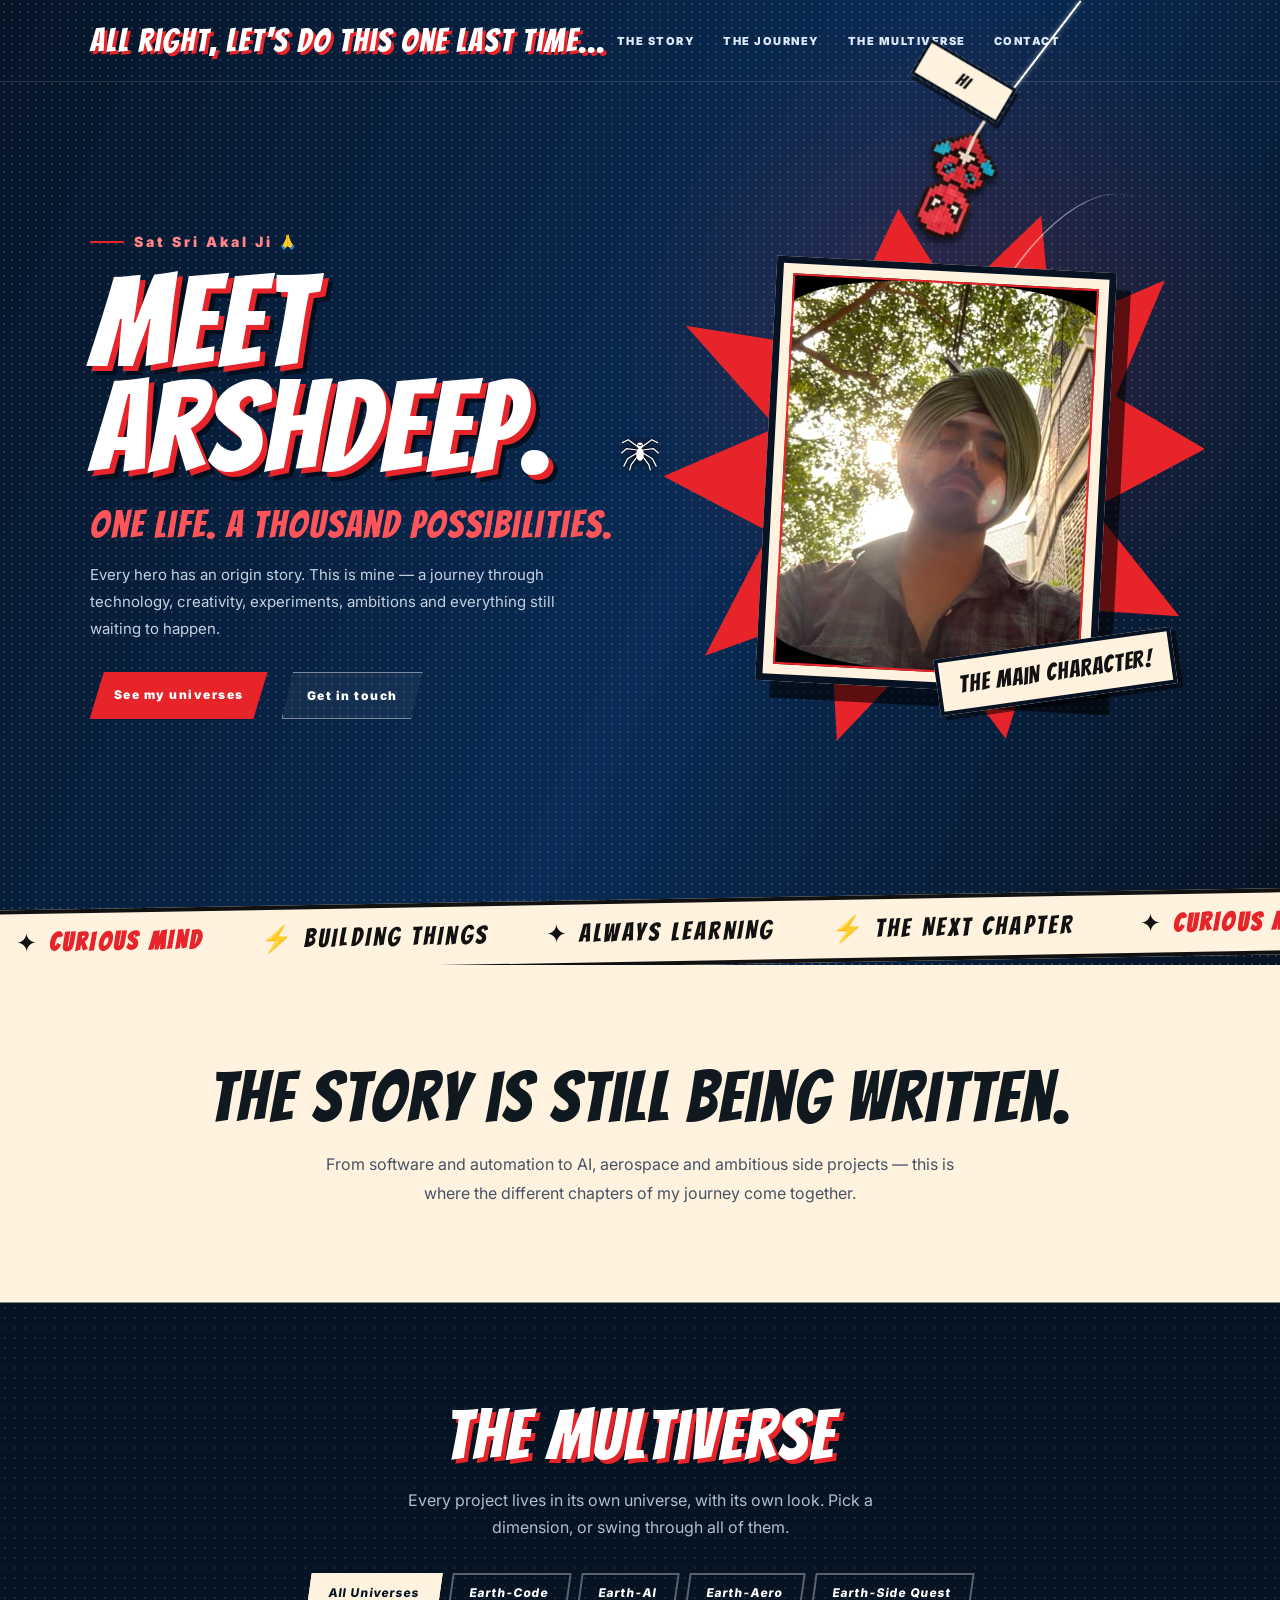
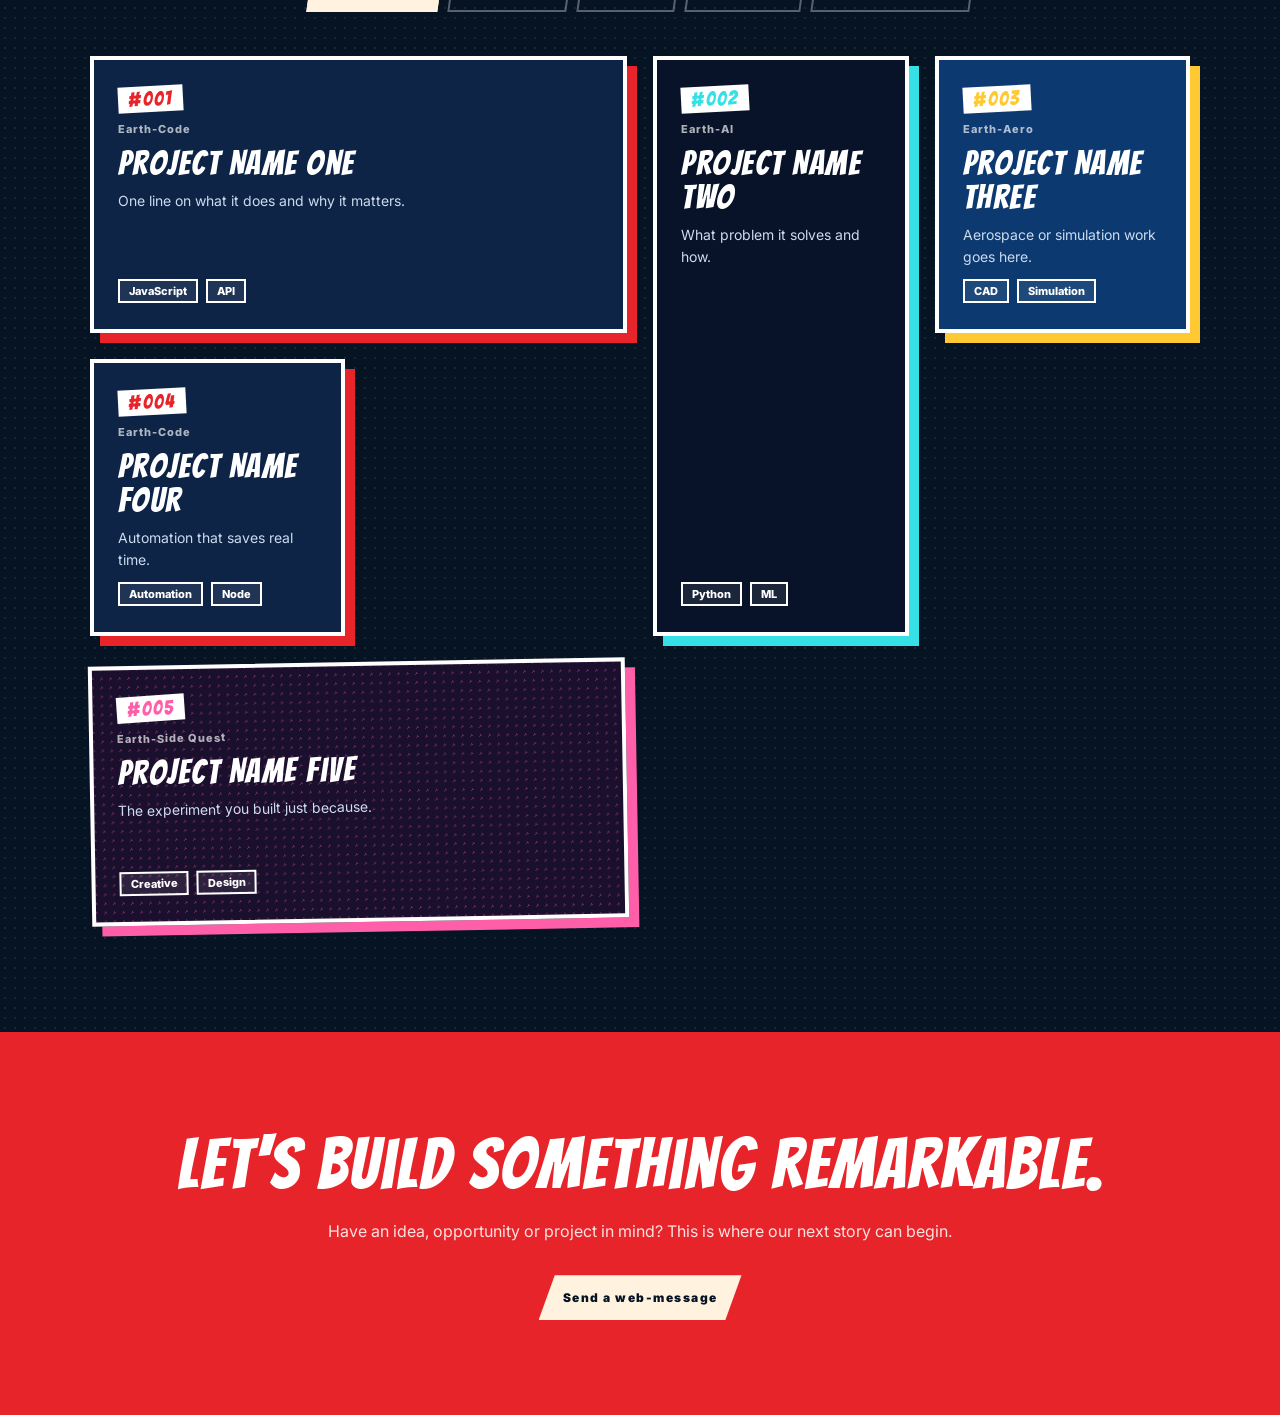
<file: index.html>
<!DOCTYPE html>
<html lang="en">
<head>
<meta charset="UTF-8">
<meta name="viewport" content="width=device-width, initial-scale=1.0">
<title>Arshdeep | The Amazing Portfolio</title>
<link rel="preconnect" href="https://fonts.googleapis.com">
<link rel="preconnect" href="https://fonts.gstatic.com" crossorigin>
<link href="https://fonts.googleapis.com/css2?family=Bangers&family=Inter:wght@400;600;800;900&display=swap" rel="stylesheet">
<link rel="stylesheet" href="styles.css">
<script>
document.addEventListener("DOMContentLoaded", function () {
    const hangingSpider = document.getElementById("hang");

    if (!hangingSpider) return;

    let swingTimer;

    hangingSpider.addEventListener("click", function () {
        this.classList.remove("clicked");

        void this.offsetWidth;

        this.classList.add("clicked");

        clearTimeout(swingTimer);

        swingTimer = setTimeout(() => {
            this.classList.remove("clicked");
        }, 1600);
    });
});
</script>

</head>
<body class="loading">

<!-- Page-load wipe -->
<div class="wipe" aria-hidden="true"><i></i><i></i><i></i><i></i><i></i><span>LOADING…</span></div>
<div class="progress" aria-hidden="true"></div>
<div id="spider-cursor" aria-hidden="true"></div>

<!-- Graffiti filter shared by both street-art characters -->
<svg width="0" height="0" style="position:absolute" aria-hidden="true">
 <filter id="spray"><feTurbulence type="fractalNoise" baseFrequency=".9" numOctaves="2" result="n"/><feDisplacementMap in="SourceGraphic" in2="n" scale="2.4"/></filter>
</svg>

<!-- Rescue scene: LEGO Spider-Man hangs upside-down from his web and catches Gwen's hand. One pendulum, one line. -->
<!-- Sticky pixel Spider-Man -->
<div class="hang" id="hang" aria-hidden="true">
    <div class="thread"></div>
    <img
        class="hang-image"
        src="image-removebg-preview.png"
        alt=""
    >
    <div class="got">Hi</div>
</div>

<div class="site">
 <div class="halftone"></div>
 <header>
  <a class="brand" href="#story">All right, let's do this one last time...</a>
  <nav id="nav"><a href="#story">THE STORY</a><a href="#powers">THE JOURNEY</a><a href="#multiverse">THE MULTIVERSE</a><a href="#city">CONTACT</a></nav>
  <button class="menu" id="menu" aria-label="Toggle navigation">☰</button>
 </header>

 <main class="hero" id="story">
  <div class="copy">
   <div class="eyebrow">Sat Sri Akal Ji 🙏</div>
   <h1 class="glitch" data-t="Meet">Meet <span data-t="Arshdeep.">Arshdeep.</span></h1>
   <div class="sub">One life. A thousand possibilities.</div>
   <p class="intro">Every hero has an origin story. This is mine — a journey through technology, creativity, experiments, ambitions and everything still waiting to happen.</p>
   <div class="actions"><a class="btn primary" href="#multiverse">See my universes</a><a class="btn secondary" href="#city">Get in touch</a></div>
  </div>
  <div class="portrait-wrap">
   <div class="burst"></div><div class="web-line"></div>
   <div class="photo-frame" id="photo">
    <img class="base" src="Me.jpeg" alt="Portrait of Arshdeep">
    <div class="fx" aria-hidden="true"><img src="Me.jpeg" alt="">
     <svg class="web" viewBox="-50 -50 100 100"><g id="w"><path d="M0 0L50 0M0 0L43 25M0 0L25 43M0 0L0 50M0 0L-25 43M0 0L-43 25M0 0L-50 0M0 0L-43 -25M0 0L-25 -43M0 0L0 -50M0 0L25 -43M0 0L43 -25"/>
     <path d="M12 0Q10 6 10 6M12 0L10 7L6 10L0 12L-6 10L-10 7L-12 0L-10 -7L-6 -10L0 -12L6 -10L10 -7ZM26 0L22 13L13 22L0 26L-13 22L-22 13L-26 0L-22 -13L-13 -22L0 -26L13 -22L22 -13ZM40 0L35 20L20 35L0 40L-20 35L-35 20L-40 0L-35 -20L-20 -35L0 -40L20 -35L35 -20Z"/></g></svg>
    </div>
    <svg class="tingle" viewBox="0 0 90 90"><path d="M8 46L2 24M26 30L14 12M44 14L40 0M62 26L76 10M74 44L90 38"/></svg>
    <span class="sense-tag">SPIDEY-SENSE!</span>
   </div>
   <div class="sticker">THE MAIN CHARACTER!</div>
  </div>
  <div class="scroll">SCROLL TO DISCOVER</div>
 </main>

 <div class="ticker"><div>
  <span>✦ <b>CURIOUS MIND</b></span><span>⚡ BUILDING THINGS</span><span>✦ ALWAYS LEARNING</span><span>⚡ THE NEXT CHAPTER</span>
  <span>✦ <b>CURIOUS MIND</b></span><span>⚡ BUILDING THINGS</span><span>✦ ALWAYS LEARNING</span><span>⚡ THE NEXT CHAPTER</span>
 </div></div>
</div>

<section class="section reveal" id="powers">
 <h2>The story is still being written.</h2>
 <p>From software and automation to AI, aerospace and ambitious side projects — this is where the different chapters of my journey come together.</p>
</section>

<!-- THE MULTIVERSE: projects are data-driven from js/projects.js -->
<section class="multiverse" id="multiverse">
 <div class="mv-head reveal">
  <h2>The Multiverse</h2>
  <p>Every project lives in its own universe, with its own look. Pick a dimension, or swing through all of them.</p>
 </div>
 <div class="filters reveal" id="filters" role="tablist" aria-label="Project universes"></div>
 <div class="panels" id="panels"></div>
</section>

<section class="section red reveal" id="city">
 <h2>Let's build something remarkable.</h2>
 <p>Have an idea, opportunity or project in mind? This is where our next story can begin.</p>
 <div class="actions center"><a class="btn cream" href="mailto:you@example.com">Send a web-message</a></div>
</section>

<!-- Footer graffiti wall -->
<footer class="wall">
 <!-- <div class="tag t1">SWING BY AGAIN</div> -->
 <!-- <div class="tag t2">© Arshdeep</div> -->
</footer>

<script>setTimeout(function(){document.body.classList.remove('loading')},3000)</script><!-- safety net: the loader can never get stuck -->
<script src="projects.js"></script>
<script src="cursor.js"></script>
<script src="main.js"></script>
</body>
</html>
</file>
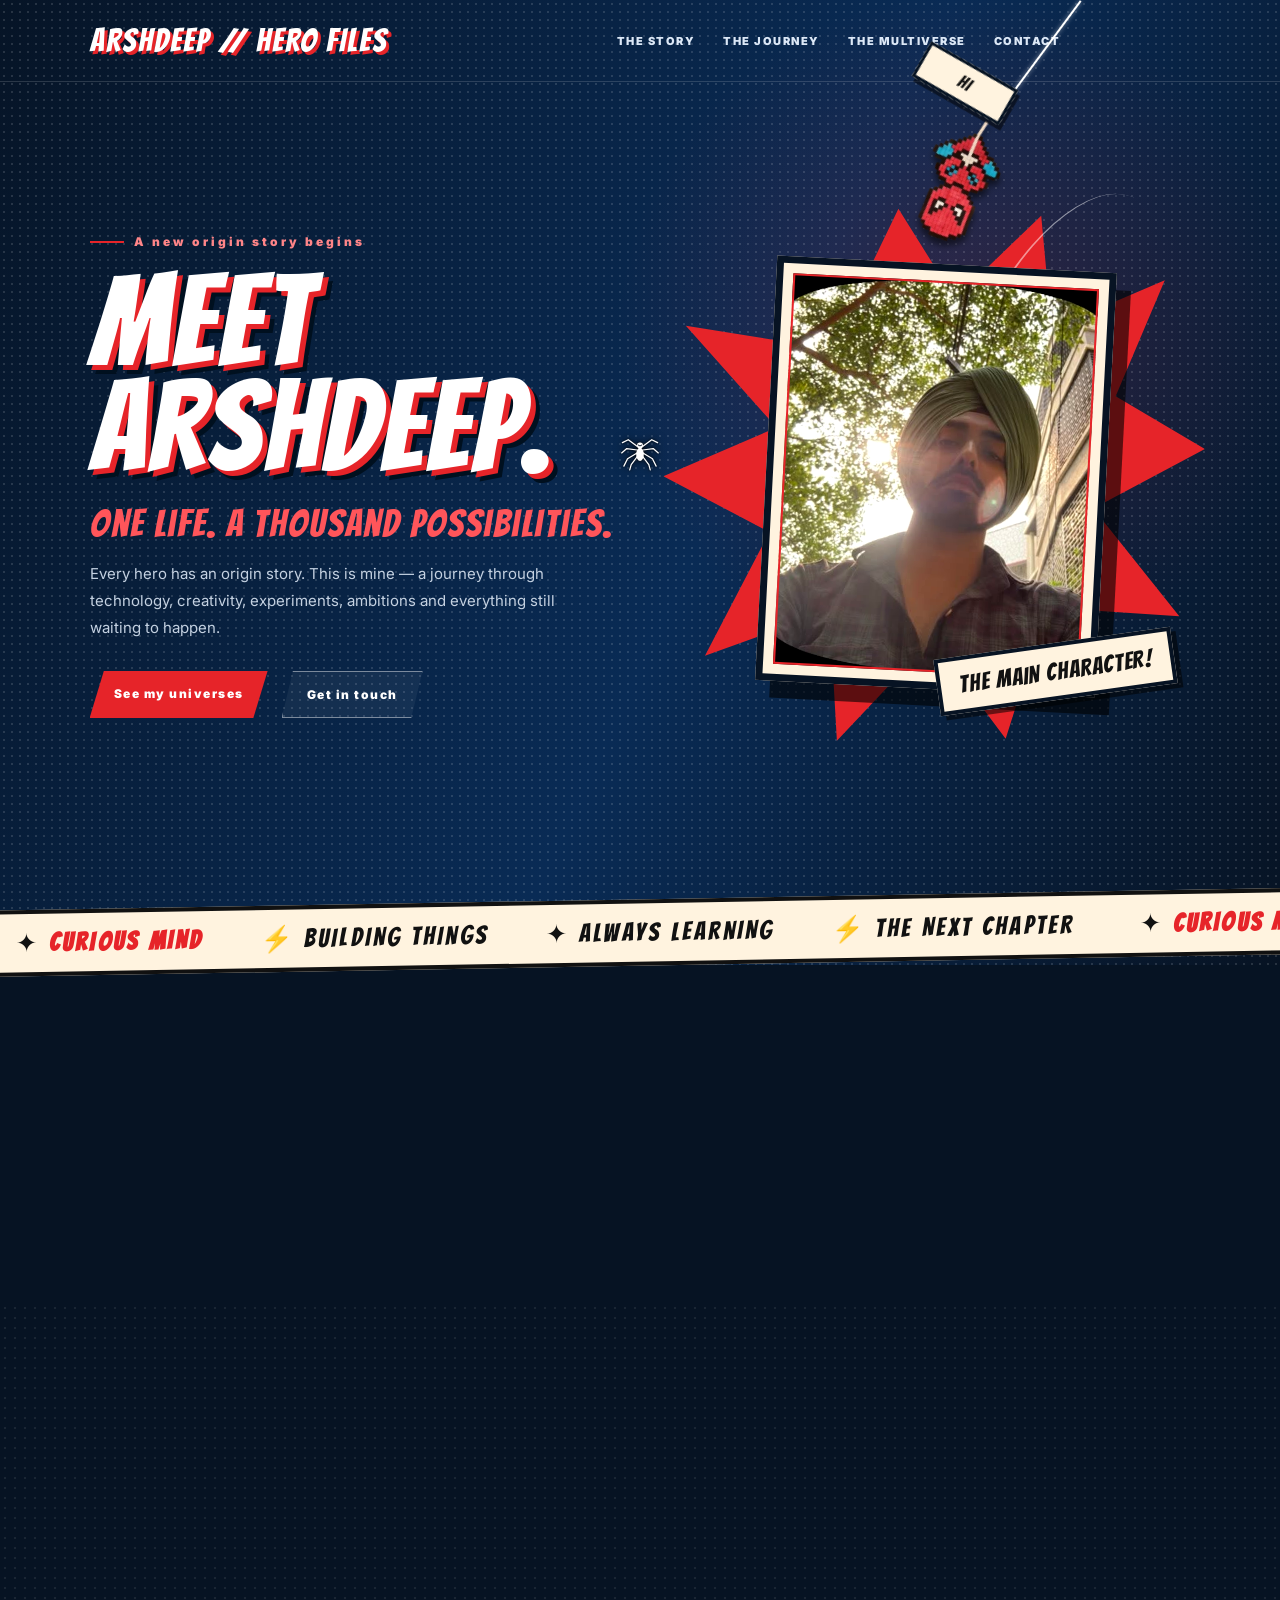
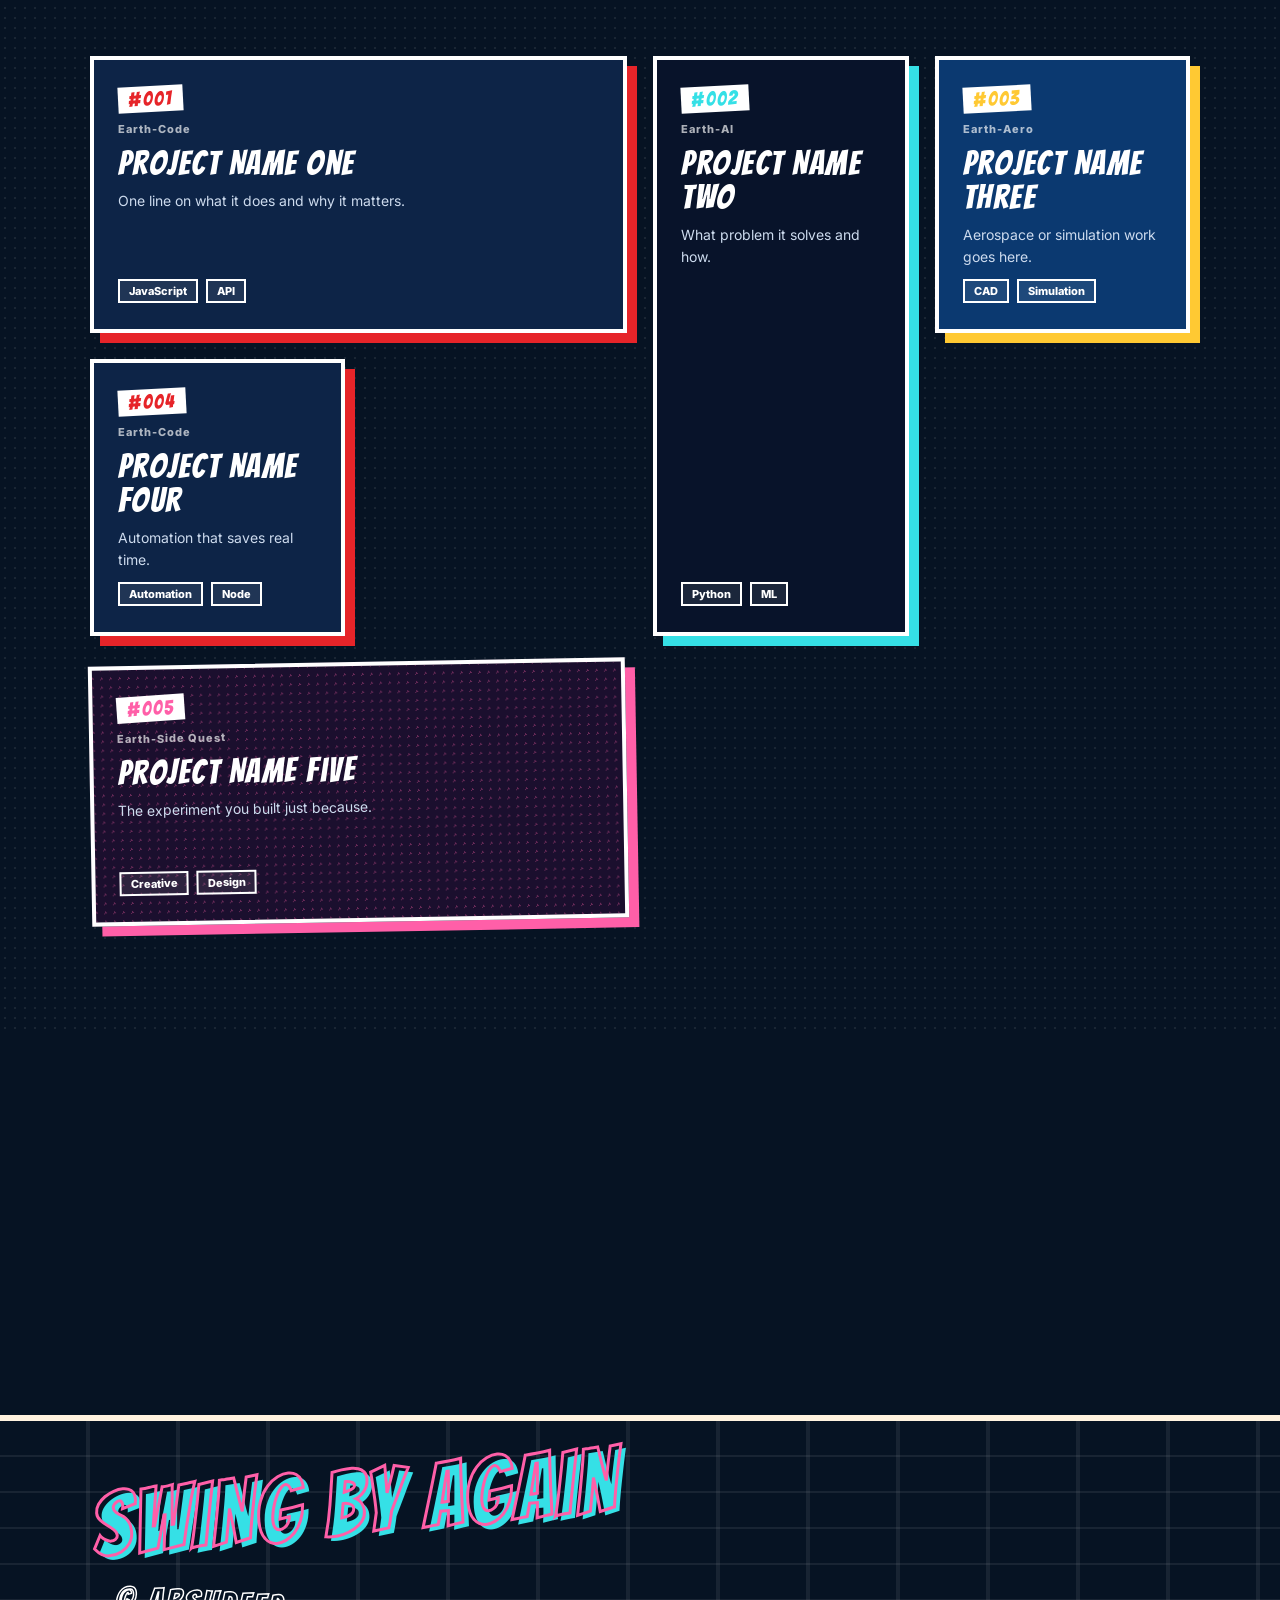
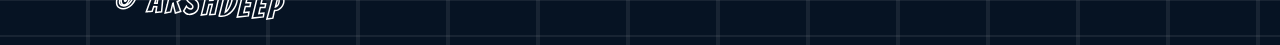
<file: ver 3/index.html>
<!DOCTYPE html>
<html lang="en">
<head>
<meta charset="UTF-8">
<meta name="viewport" content="width=device-width, initial-scale=1.0">
<title>Arshdeep | The Amazing Portfolio</title>
<link rel="preconnect" href="https://fonts.googleapis.com">
<link rel="preconnect" href="https://fonts.gstatic.com" crossorigin>
<link href="https://fonts.googleapis.com/css2?family=Bangers&family=Inter:wght@400;600;800;900&display=swap" rel="stylesheet">
<link rel="stylesheet" href="styles.css">
<script>
document.addEventListener("DOMContentLoaded", function () {
    const hangingSpider = document.getElementById("hang");

    if (!hangingSpider) return;

    let swingTimer;

    hangingSpider.addEventListener("click", function () {
        this.classList.remove("clicked");

        void this.offsetWidth;

        this.classList.add("clicked");

        clearTimeout(swingTimer);

        swingTimer = setTimeout(() => {
            this.classList.remove("clicked");
        }, 1600);
    });
});
</script>

</head>
<body class="loading">

<!-- Page-load wipe -->
<div class="wipe" aria-hidden="true"><i></i><i></i><i></i><i></i><i></i><span>LOADING…</span></div>
<div class="progress" aria-hidden="true"></div>
<div id="spider-cursor" aria-hidden="true"></div>

<!-- Graffiti filter shared by both street-art characters -->
<svg width="0" height="0" style="position:absolute" aria-hidden="true">
 <filter id="spray"><feTurbulence type="fractalNoise" baseFrequency=".9" numOctaves="2" result="n"/><feDisplacementMap in="SourceGraphic" in2="n" scale="2.4"/></filter>
</svg>

<!-- Rescue scene: LEGO Spider-Man hangs upside-down from his web and catches Gwen's hand. One pendulum, one line. -->
<!-- Sticky pixel Spider-Man -->
<div class="hang" id="hang" aria-hidden="true">
    <div class="thread"></div>
    <img
        class="hang-image"
        src="image-removebg-preview.png"
        alt=""
    >
    <div class="got">Hi</div>
</div>

<div class="site">
 <div class="halftone"></div>
 <header>
  <a class="brand" href="#story">ARSHDEEP // HERO FILES</a>
  <nav id="nav"><a href="#story">THE STORY</a><a href="#powers">THE JOURNEY</a><a href="#multiverse">THE MULTIVERSE</a><a href="#city">CONTACT</a></nav>
  <button class="menu" id="menu" aria-label="Toggle navigation">☰</button>
 </header>

 <main class="hero" id="story">
  <div class="copy">
   <div class="eyebrow">A new origin story begins</div>
   <h1 class="glitch" data-t="Meet">Meet <span data-t="Arshdeep.">Arshdeep.</span></h1>
   <div class="sub">One life. A thousand possibilities.</div>
   <p class="intro">Every hero has an origin story. This is mine — a journey through technology, creativity, experiments, ambitions and everything still waiting to happen.</p>
   <div class="actions"><a class="btn primary" href="#multiverse">See my universes</a><a class="btn secondary" href="#city">Get in touch</a></div>
  </div>
  <div class="portrait-wrap">
   <div class="burst"></div><div class="web-line"></div>
   <div class="photo-frame" id="photo">
    <img class="base" src="Me.jpeg" alt="Portrait of Arshdeep">
    <div class="fx" aria-hidden="true"><img src="Me.jpeg" alt="">
     <svg class="web" viewBox="-50 -50 100 100"><g id="w"><path d="M0 0L50 0M0 0L43 25M0 0L25 43M0 0L0 50M0 0L-25 43M0 0L-43 25M0 0L-50 0M0 0L-43 -25M0 0L-25 -43M0 0L0 -50M0 0L25 -43M0 0L43 -25"/>
     <path d="M12 0Q10 6 10 6M12 0L10 7L6 10L0 12L-6 10L-10 7L-12 0L-10 -7L-6 -10L0 -12L6 -10L10 -7ZM26 0L22 13L13 22L0 26L-13 22L-22 13L-26 0L-22 -13L-13 -22L0 -26L13 -22L22 -13ZM40 0L35 20L20 35L0 40L-20 35L-35 20L-40 0L-35 -20L-20 -35L0 -40L20 -35L35 -20Z"/></g></svg>
    </div>
    <svg class="tingle" viewBox="0 0 90 90"><path d="M8 46L2 24M26 30L14 12M44 14L40 0M62 26L76 10M74 44L90 38"/></svg>
    <span class="sense-tag">SPIDEY-SENSE!</span>
   </div>
   <div class="sticker">THE MAIN CHARACTER!</div>
  </div>
  <div class="scroll">SCROLL TO DISCOVER</div>
 </main>

 <div class="ticker"><div>
  <span>✦ <b>CURIOUS MIND</b></span><span>⚡ BUILDING THINGS</span><span>✦ ALWAYS LEARNING</span><span>⚡ THE NEXT CHAPTER</span>
  <span>✦ <b>CURIOUS MIND</b></span><span>⚡ BUILDING THINGS</span><span>✦ ALWAYS LEARNING</span><span>⚡ THE NEXT CHAPTER</span>
 </div></div>
</div>

<section class="section reveal" id="powers">
 <h2>The story is still being written.</h2>
 <p>From software and automation to AI, aerospace and ambitious side projects — this is where the different chapters of my journey come together.</p>
</section>

<!-- THE MULTIVERSE: projects are data-driven from js/projects.js -->
<section class="multiverse" id="multiverse">
 <div class="mv-head reveal">
  <h2>The Multiverse</h2>
  <p>Every project lives in its own universe, with its own look. Pick a dimension, or swing through all of them.</p>
 </div>
 <div class="filters reveal" id="filters" role="tablist" aria-label="Project universes"></div>
 <div class="panels" id="panels"></div>
</section>

<section class="section red reveal" id="city">
 <h2>Let's build something remarkable.</h2>
 <p>Have an idea, opportunity or project in mind? This is where our next story can begin.</p>
 <div class="actions center"><a class="btn cream" href="mailto:you@example.com">Send a web-message</a></div>
</section>

<!-- Footer graffiti wall -->
<footer class="wall">
 <div class="tag t1">SWING BY AGAIN</div>
 <div class="tag t2">© Arshdeep</div>
</footer>

<script>setTimeout(function(){document.body.classList.remove('loading')},3000)</script><!-- safety net: the loader can never get stuck -->
<script src="projects.js"></script>
<script src="cursor.js"></script>
<script src="main.js"></script>
</body>
</html>
</file>
<file: styles.css>
:root {
    --red: #e62429;
    --blue: #0b3970;
    --ink: #061323;
    --cream: #fff3df;
    --pink: #ff5fa8;
    --teal: #35e0e6;
}

* {
    box-sizing: border-box;
    margin: 0;
    padding: 0;
}

html {
    scroll-behavior: smooth;
}

body {
    background: var(--ink);
    color: #fff;
    font-family: Inter, Arial, sans-serif;
    overflow-x: hidden;
    cursor: none;
}

a, button {
    cursor: none;
    font-family: inherit;
}

:focus-visible {
    outline: 3px solid var(--teal);
    outline-offset: 3px;
}

/* ---------- LOADER WIPE ---------- */

.wipe {
    position: fixed;
    inset: 0;
    z-index: 200;
    display: flex;
    pointer-events: none;
}

.wipe i {
    flex: 1;
    background: var(--red);
    transform: skewX(-8deg) scaleY(1);
    transform-origin: top;
    transition: transform .7s cubic-bezier(.7,0,.2,1);
}

.wipe i:nth-child(even) {
    background: var(--blue);
    transform-origin: bottom;
}

.wipe span {
    position: absolute;
    inset: 0;
    display: grid;
    place-items: center;
    font: clamp(32px,6vw,64px) Bangers;
    letter-spacing: 4px;
    text-shadow: 4px 4px 0 var(--ink);
    transition: opacity .3s;
}

body:not(.loading) .wipe i {
    transform: skewX(-8deg) scaleY(0);
}

body:not(.loading) .wipe span {
    opacity: 0;
}

.wipe i:nth-child(2) { transition-delay: .06s; }
.wipe i:nth-child(3) { transition-delay: .12s; }
.wipe i:nth-child(4) { transition-delay: .18s; }
.wipe i:nth-child(5) { transition-delay: .24s; }

.progress {
    position: fixed;
    top: 0;
    left: 0;
    right: 0;
    height: 4px;
    background: linear-gradient(90deg,var(--red),var(--pink),var(--teal));
    transform: scaleX(0);
    transform-origin: left;
    z-index: 150;
}

/* ---------- SPIDER CURSOR ---------- */

#spider-cursor {
    position: fixed;
    left: 0;
    top: 0;
    width: 44px;
    height: 44px;
    z-index: 300;
    pointer-events: none;
    filter: drop-shadow(0 0 1px #000) drop-shadow(0 0 4px #000a);
    transition: width .2s,height .2s;
}

#spider-cursor svg {
    width: 100%;
    height: 100%;
    overflow: visible;
    transition: transform .15s;
}

#spider-cursor.hot {
    width: 60px;
    height: 60px;
}

#spider-cursor.press svg {
    transform: scale(.7);
}

.l {
    transform-origin: 30px 30px;
}

.moving .l.a {
    animation: skit .16s infinite alternate;
}

.moving .l.b {
    animation: skit .16s infinite alternate-reverse;
}

@keyframes skit {
    from { transform: rotate(-7deg); }
    to { transform: rotate(7deg); }
}

.web-burst {
    position: fixed;
    width: 110px;
    height: 110px;
    z-index: 299;
    pointer-events: none;
    transform: translate(-50%,-50%);
    animation: burst .6s ease-out forwards;
}

.web-burst svg {
    width: 100%;
    height: 100%;
    fill: none;
    stroke: #fff;
    stroke-width: 1.2;
    filter: drop-shadow(0 0 2px #000);
}

@keyframes burst {
    from {
        opacity: 1;
        transform: translate(-50%,-50%) scale(.2);
    }
    to {
        opacity: 0;
        transform: translate(-50%,-50%) scale(1.5);
    }
}

/* ---------- OLD RESCUE SCENE ---------- */

.hang {
    position: fixed;
    top: 0;
    right: 10%;
    width: 145px;
    z-index: 99999;
    transform-origin: 50% 0%;
    pointer-events: none;
    margin: 0;
    padding: 0;
}

.thread {
    width: 3px;
    height: 120px;
    margin: 0 auto;
    background: linear-gradient(#fff,#ffffffcc);
    box-shadow: 0 0 6px #fff8;
}

.rescue {
    width: 118px;
    display: block;
    margin-top: -4px;
    filter: url(#spray) drop-shadow(5px 6px 0 #0007);
}

.got {
    position: absolute;
    left: -20px;
    top: 115px;
    font: 26px Bangers;
    letter-spacing: 1px;
    background: var(--cream);
    color: #111;
    border: 3px solid var(--ink);
    padding: 6px 12px;
    transform: rotate(-8deg);
    box-shadow: 4px 4px 0 #0008;
}

/* ---------- HEADER / HERO ---------- */

.site {
    min-height: 100vh;
    position: relative;
    isolation: isolate;
    background:
        radial-gradient(circle at 75% 35%,#e6242930,transparent 30%),
        linear-gradient(115deg,#061426,#092b55 55%,#071323);
}

.halftone {
    position: absolute;
    inset: 0;
    z-index: -1;
    opacity: .13;
    pointer-events: none;
    background-image: radial-gradient(#fff 1px,transparent 1.5px);
    background-size: 8px 8px;
}

header {
    height: 82px;
    display: flex;
    align-items: center;
    justify-content: space-between;
    padding: 0 7vw;
    border-bottom: 1px solid #ffffff25;
    position: relative;
    z-index: 4;
}

.brand {
    font: 32px Bangers,cursive;
    letter-spacing: 2px;
    color: #fff;
    text-decoration: none;
    text-shadow: 3px 3px 0 var(--red);
}

nav {
    display: flex;
    gap: 28px;
    margin-right: 130px;
}

nav a {
    font-size: 11px;
    font-weight: 900;
    letter-spacing: 1.5px;
    color: #dce8f7;
    text-decoration: none;
    position: relative;
}

nav a:after {
    content: "";
    position: absolute;
    left: 0;
    right: 0;
    bottom: -6px;
    height: 2px;
    background: var(--red);
    transform: scaleX(0);
    transition: transform .25s;
}

nav a:hover {
    color: #ff6266;
}

nav a:hover:after {
    transform: scaleX(1);
}

.menu {
    display: none;
    color: #fff;
    background: none;
    border: 0;
    font-size: 25px;
}

.hero {
    min-height: calc(100vh - 82px);
    display: grid;
    grid-template-columns: 1.05fr .95fr;
    align-items: center;
    padding: 55px 7vw 85px;
    gap: 30px;
}

.copy {
    max-width: 650px;
    z-index: 2;
}

.eyebrow {
    display: flex;
    align-items: center;
    gap: 10px;
    color: #ff8588;
    font-size: 14px;
    font-weight: 900;
    letter-spacing: 3px;
    margin-bottom: 20px;
}

.eyebrow:before {
    content: "";
    width: 34px;
    height: 2px;
    background: var(--red);
}

h1 {
    font: clamp(76px,10vw,145px)/.82 Bangers,cursive;
    letter-spacing: 2px;
    text-shadow: 5px 5px 0 var(--red),9px 9px 0 #00101f;
}

h1 span {
    display: block;
    position: relative;
}

/* ---------- GLITCH TEXT ---------- */

.glitch span:before,
.glitch span:after {
    content: attr(data-t);
    position: absolute;
    inset: 0;
    opacity: 0;
    text-shadow: none;
    mix-blend-mode: screen;
}

.glitch span:before { color: var(--pink); }
.glitch span:after { color: var(--teal); }

body:not(.loading) .glitch span:before,
.glitch:hover span:before {
    animation: gl 1s .5s 1;
}

body:not(.loading) .glitch span:after,
.glitch:hover span:after {
    animation: gl 1s .55s 1 reverse;
}

.glitch:hover span:before,
.glitch:hover span:after {
    animation-delay: 0s;
}

@keyframes gl {
    0%,100% { opacity: 0; }
    15% { opacity: .9; transform: translate(-8px,2px); }
    35% { opacity: .9; transform: translate(7px,-3px); }
    55% { opacity: .7; transform: translate(-4px,0); }
    75% { opacity: 0; }
}

.sub {
    font: clamp(27px,3vw,40px) Bangers,cursive;
    letter-spacing: 2px;
    color: #ff555a;
    margin: 24px 0 16px;
}

.intro {
    max-width: 500px;
    color: #c4d1e1;
    line-height: 1.8;
    font-size: 15px;
}

.actions {
    display: flex;
    gap: 14px;
    flex-wrap: wrap;
    margin-top: 30px;
}

.actions.center {
    justify-content: center;
}

.btn {
    padding: 15px 24px;
    text-decoration: none;
    font-size: 12px;
    font-weight: 900;
    letter-spacing: 1.5px;
    clip-path: polygon(8% 0,100% 0,92% 100%,0 100%);
    transition: transform .2s,filter .2s;
}

.btn:hover {
    transform: translateY(-4px) skewX(-6deg);
    filter: brightness(1.15);
}

.primary {
    background: var(--red);
    color: #fff;
}

.secondary {
    border: 1px solid #ffffff70;
    color: #fff;
    background: #ffffff0d;
}

.cream {
    background: var(--cream);
    color: var(--ink);
}

/* ---------- PORTRAIT ---------- */

.portrait-wrap {
    position: relative;
    display: grid;
    place-items: center;
    min-height: 590px;
}

.burst {
    position: absolute;
    width: min(43vw,540px);
    aspect-ratio: 1;
    background: var(--red);
    clip-path: polygon(
        50% 0,58% 18%,76% 5%,75% 26%,97% 20%,
        85% 40%,100% 52%,78% 60%,91% 82%,67% 77%,
        56% 100%,45% 80%,25% 96%,27% 72%,3% 77%,
        18% 56%,0 43%,22% 37%,8% 16%,34% 24%
    );
    transform: rotate(-8deg);
    filter: drop-shadow(15px 20px 0 #0008);
    animation: spin 40s linear infinite;
}

@keyframes spin {
    to { transform: rotate(352deg); }
}

.photo-frame {
    --mx: 50%;
    --my: 40%;
    --r: 0px;

    position: relative;
    width: min(340px,72%);
    aspect-ratio: 4/5;
    z-index: 1;
    padding: 10px;
    background: var(--cream);
    border: 7px solid #071323;
    box-shadow: 15px 17px 0 #0009;
    transform: rotate(3deg);
    transition: transform .35s;
}

.photo-frame:hover {
    transform: rotate(0) scale(1.025);
}

.photo-frame:before {
    content: "";
    position: absolute;
    inset: 10px;
    border: 2px solid var(--red);
    pointer-events: none;
    z-index: 2;
}

.photo-frame img {
    width: 100%;
    height: 100%;
    object-fit: cover;
    object-position: center 35%;
    display: block;
    filter: contrast(1.08) saturate(1.12);
}

/* ---------- BURST / STICKER ---------- */

.sticker {
    position: absolute;
    right: 3%;
    bottom: 12%;
    z-index: 3;
    background: var(--cream);
    color: #111;
    border: 4px solid #071323;
    padding: 12px 18px;
    font: 24px Bangers,cursive;
    letter-spacing: 1px;
    transform: rotate(-8deg);
    box-shadow: 5px 5px 0 #0008;
}

.web-line {
    position: absolute;
    right: 9%;
    top: 0;
    width: 35%;
    height: 65%;
    border-left: 2px solid #ffffff80;
    border-radius: 50%;
    transform: rotate(24deg);
}

.scroll {
    position: absolute;
    bottom: 25px;
    left: 7vw;
    color: #9fb1c8;
    font-size: 10px;
    letter-spacing: 2px;
    font-weight: 800;
}

.scroll:after {
    content: " ↓";
    color: var(--red);
    font-size: 17px;
}

/* ---------- TICKER ---------- */

.ticker {
    background: var(--cream);
    color: #111;
    padding: 14px 0;
    overflow: hidden;
    transform: rotate(-1deg) scale(1.02);
    border-block: 4px solid #111;
}

.ticker div {
    white-space: nowrap;
    font: 25px Bangers,cursive;
    letter-spacing: 3px;
    animation: marquee 26s linear infinite;
    width: max-content;
}

.ticker span {
    padding: 0 28px;
}

.ticker b {
    color: var(--red);
}

@keyframes marquee {
    to { transform: translateX(-50%); }
}

/* ---------- SECTIONS ---------- */

.section {
    padding: 95px 7vw;
    text-align: center;
    background: var(--cream);
    color: #101820;
}

.section h2,
.mv-head h2 {
    font: clamp(42px,6vw,70px) Bangers,cursive;
    letter-spacing: 2px;
}

.section p {
    max-width: 650px;
    margin: 15px auto 0;
    line-height: 1.8;
    color: #465365;
}

.section.red {
    background: var(--red);
    color: #fff;
}

.section.red p {
    color: #ffe1e1;
}

/* ---------- SCROLL REVEAL ---------- */

/* Keep the section's layout dimensions intact while hidden.
   This lets IntersectionObserver detect it reliably. */

.reveal {
    clip-path: none;
}

.js-ready .reveal:not(.in) {
    opacity: 0;
    clip-path: none;
}

/* Wipe animation when the observer adds .in */

.js-ready .reveal.in {
    animation: section-reveal .9s cubic-bezier(.7, 0, .2, 1) forwards;
}

@keyframes section-reveal {
    from {
        opacity: 0;
        clip-path: polygon(0 0, 0 0, -12% 100%, 0 100%);
    }

    to {
        opacity: 1;
        clip-path: polygon(0 0, 112% 0, 100% 100%, 0 100%);
    }
}

/* ---------- MULTIVERSE ---------- */

.multiverse {
    padding: 95px 7vw 110px;
    background: var(--ink);
    position: relative;
    isolation: isolate;
    background-image: radial-gradient(#ffffff14 1px,transparent 1.5px);
    background-size: 10px 10px;
}

.mv-head {
    text-align: center;
    margin-bottom: 32px;
}

.mv-head h2 {
    color: #fff;
    text-shadow: 4px 4px 0 var(--red);
}

.mv-head p {
    max-width: 520px;
    margin: 14px auto 0;
    color: #aebdd0;
    line-height: 1.7;
}

.filters {
    display: flex;
    gap: 10px;
    justify-content: center;
    flex-wrap: wrap;
    margin-bottom: 44px;
}

.filters button {
    background: none;
    border: 2px solid #ffffff55;
    color: #fff;
    padding: 10px 18px;
    font-weight: 800;
    font-size: 12px;
    letter-spacing: 1px;
    transform: skewX(-8deg);
    transition: background .2s,border-color .2s,transform .2s;
}

.filters button:hover {
    border-color: var(--teal);
    transform: skewX(-8deg) translateY(-3px);
}

.filters button.on {
    background: var(--cream);
    color: var(--ink);
    border-color: var(--cream);
}

.panels {
    display: grid;
    grid-template-columns: repeat(auto-fit,minmax(250px,1fr));
    gap: 26px;
    grid-auto-flow: dense;
    max-width: 1150px;
    margin: 0 auto;
}

.card {
    --c: var(--red);
    position: relative;
    display: flex;
    flex-direction: column;
    gap: 10px;
    min-height: 260px;
    padding: 26px 24px;
    color: #fff;
    text-decoration: none;
    background: #0d2447;
    border: 4px solid #fff;
    box-shadow: 10px 10px 0 var(--c);
    overflow: hidden;
    transition: transform .25s ease-out,opacity .4s,filter .4s,box-shadow .25s;
    clip-path: none;
}

.card.wide {
    grid-column: span 2;
}

.card.tall {
    grid-row: span 2;
}

.card:before {
    content: "";
    position: absolute;
    inset: 0;
    z-index: -1;
    opacity: .35;
    background-image: radial-gradient(var(--c) 1.6px,transparent 2px);
    background-size: 9px 9px;
}

.card:hover {
    box-shadow: 14px 14px 0 var(--c);
}

.card h3 {
    font: 34px/1 Bangers,cursive;
    letter-spacing: 1.5px;
    position: relative;
}

.card h3:hover,
.card:hover h3 {
    text-shadow: -3px 0 var(--pink),3px 0 var(--teal);
}

.card p {
    color: #cddbee;
    line-height: 1.6;
    font-size: 14px;
    max-width: 46ch;
}

.issue {
    font: 20px Bangers;
    letter-spacing: 2px;
    color: var(--c);
    background: #fff;
    align-self: flex-start;
    padding: 2px 10px;
    transform: rotate(-3deg);
}

.uni {
    font-size: 11px;
    font-weight: 800;
    color: #ffffffaa;
    letter-spacing: 1px;
}

.tags {
    display: flex;
    gap: 8px;
    flex-wrap: wrap;
    margin-top: auto;
}

.tags i {
    font-style: normal;
    font-size: 11px;
    font-weight: 800;
    border: 2px solid #fff;
    padding: 3px 9px;
    background: #ffffff14;
}

.pow {
    position: absolute;
    right: -12px;
    bottom: -14px;
    font: 54px Bangers;
    color: var(--cream);
    text-shadow: 3px 3px 0 var(--c),-2px -2px 0 var(--ink);
    transform: rotate(-12deg) scale(0);
    transition: transform .25s cubic-bezier(.3,1.8,.5,1);
}

.card:hover .pow {
    transform: rotate(-12deg) scale(1);
}

/* Individual universes */

.u-code {
    --c: var(--red);
}

.u-ai {
    --c: var(--teal);
    background: #08132a;
}

.u-ai:before {
    background-image: repeating-linear-gradient(0deg,var(--c) 0 1px,transparent 1px 7px);
}

.u-space {
    --c: #ffc933;
    background: #0b3970;
}

.u-side {
    --c: var(--pink);
    background: #1b0f2e;
    transform: rotate(-1deg);
}

.u-side:before {
    background-image: repeating-linear-gradient(45deg,var(--c) 0 2px,transparent 2px 12px);
}

/* ---------- FOOTER ---------- */

.tag {
    position: absolute;
    font: clamp(40px,7vw,96px) Bangers;
    letter-spacing: 3px;
    color: transparent;
    -webkit-text-stroke: 3px var(--cream);
    transform: rotate(-5deg);
}

.t1 {
    left: 7vw;
    top: 34px;
    -webkit-text-stroke-color: var(--pink);
    text-shadow: 5px 5px 0 var(--teal);
}

.t2 {
    left: 9vw;
    bottom: 24px;
    font-size: 34px;
    -webkit-text-stroke: 1.5px #fff;
    transform: rotate(3deg);
}

/* ---------- FACE HOVER EFFECT ---------- */

@property --r {
    syntax: '<length>';
    inherits: true;
    initial-value: 0px;
}

.photo-frame {
    --r: 0px;
    --mx: 50%;
    --my: 40%;
    transition: transform .35s;
}

.photo-frame:hover {
    --r: 220px;
}

.fx {
    position: absolute;
    inset: 10px;
    z-index: 1;
    overflow: hidden;
    pointer-events: none;

    -webkit-mask-image: radial-gradient(
        circle var(--r) at var(--mx) var(--my),
        #000 62%,
        transparent 100%
    );

    mask-image: radial-gradient(
        circle var(--r) at var(--mx) var(--my),
        #000 62%,
        transparent 100%
    );
}

.fx img {
    width: 100%;
    height: 100%;
    object-fit: cover;
    object-position: center 35%;
    display: block;
    filter: grayscale(1) contrast(1.7) brightness(1.1);
}

.fx:before {
    content: "";
    position: absolute;
    inset: 0;
    z-index: 1;
    background: linear-gradient(150deg,var(--red) 25%,#1b5fc0 85%);
    mix-blend-mode: multiply;
}

.fx:after {
    content: "";
    position: absolute;
    inset: 0;
    z-index: 2;
    opacity: .35;
    background-image: radial-gradient(#061323 1.4px,transparent 1.8px);
    background-size: 6px 6px;
}

.fx .web {
    position: absolute;
    z-index: 3;
    left: var(--mx);
    top: var(--my);
    width: 240px;
    height: 240px;
    transform: translate(-50%,-50%);
    fill: none;
    stroke: #fff;
    stroke-width: .7;
    stroke-linecap: round;
    opacity: .9;
}

.photo-frame:hover .base {
    animation: rgb .45s steps(2) 2;
}

@keyframes rgb {
    0%,100% {
        filter: contrast(1.08) saturate(1.12);
    }
    50% {
        filter: contrast(1.1)
            drop-shadow(-5px 0 var(--pink))
            drop-shadow(5px 0 var(--teal));
    }
}

.tingle {
    position: absolute;
    left: -44px;
    top: -44px;
    width: 96px;
    z-index: 4;
    fill: none;
    stroke: #fff;
    stroke-width: 4;
    stroke-linecap: round;
    filter: drop-shadow(2px 2px 0 var(--red));
    opacity: 0;
    pointer-events: none;
    transition: none;
}

.photo-frame:hover .tingle {
    opacity: 1;
    animation: shake .12s linear infinite;
}

.photo-frame:not(:hover) .tingle {
    opacity: 0;
    animation: none;
}

@keyframes shake {
    25% {
        transform: translate(2px,-2px) rotate(2deg);
    }
    75% {
        transform: translate(-2px,2px) rotate(-2deg);
    }
}

.sense-tag {
    position: absolute;
    left: -26px;
    bottom: 18px;
    z-index: 4;
    font: 22px Bangers;
    letter-spacing: 1.5px;
    background: var(--red);
    color: #fff;
    border: 3px solid var(--ink);
    padding: 4px 12px;
    transform: rotate(-7deg) scale(0);
    box-shadow: 4px 4px 0 #0009;
    transition: none;
}

.photo-frame:hover .sense-tag {
    transform: rotate(-7deg) scale(1);
    transition: transform .3s cubic-bezier(.3,1.8,.5,1);
}

.photo-frame:not(:hover) .sense-tag {
    transform: rotate(-7deg) scale(0);
    transition: none;
}

/* ---------- CLICK TO SWING SPIDER-MAN ---------- */

.hang {
    position: fixed;
    top: 0;
    right: 10%;
    margin: 0;
    padding: 0;
    z-index: 99999;
    width: 145px;
    height: auto;
    transform-origin: 50% 0%;
    pointer-events: none;
}

.hang.clicked {
    animation: spider-click-swing 1.6s ease-in-out !important;
}

@keyframes spider-click-swing {
    0%   { transform: rotate(0deg); }
    15%  { transform: rotate(22deg); }
    30%  { transform: rotate(-19deg); }
    45%  { transform: rotate(15deg); }
    60%  { transform: rotate(-11deg); }
    75%  { transform: rotate(7deg); }
    90%  { transform: rotate(-3deg); }
    100% { transform: rotate(0deg); }
}

.hang .thread {
    display: block;
    position: absolute;
    top: 0;
    left: 50%;
    width: 2px;
    height: 110px;
    margin: 0;
    background: #ffffff;
    box-shadow: 0 0 4px #ffffff88;
    z-index: 0;
}

.hang .hang-image {
    position: absolute;
    top: 100px;
    left: 60%;
    width: 145px;
    height: auto;
    max-height: 245px;
    object-fit: contain;
    transform: translateX(-50%);
    transform-origin: 50% 0%;
    filter: drop-shadow(3px 5px 3px #0008);
    pointer-events: auto;
}

.hang .rescue {
    display: none;
}

.hang .got {
    position: absolute;
    top: 115px;
    left: -20px;
    bottom: auto;
    width: 100px;
    min-height: 38px;
    padding: 8px;
    display: flex;
    align-items: center;
    justify-content: center;
    background: var(--cream);
    color: #111;
    border: 3px solid var(--ink);
    box-shadow: 4px 4px 0 #0008;
    font-family: 'Bangers', cursive;
    font-size: 18px;
    text-align: center;
    line-height: 1;
    white-space: nowrap;
    transform: rotate(-7deg);
}

/* ---------- RESPONSIVE ---------- */

@media(max-width:850px) {
    .hero {
        grid-template-columns: 1fr;
        padding-top: 60px;
    }

    .portrait-wrap {
        min-height: 520px;
    }

    .burst {
        width: min(78vw,480px);
    }

    .card.wide {
        grid-column: auto;
    }

    .card.tall {
        grid-row: auto;
    }
}

@media(max-width:560px) {
    header {
        height: 70px;
        padding: 0 6vw;
    }

    .brand {
        font-size: 24px;
    }

    nav {
        display: none;
        position: absolute;
        top: 69px;
        left: 0;
        right: 0;
        padding: 22px;
        margin: 0;
        background: #061426;
        flex-direction: column;
        text-align: center;
    }

    nav.open {
        display: flex;
    }

    .menu {
        display: block;
    }

    .hero {
        padding: 55px 7vw 80px;
    }

    .portrait-wrap {
        min-height: 440px;
    }

    .photo-frame {
        width: min(290px,75%);
    }

    .sticker {
        right: 0;
        bottom: 8%;
    }

    .scroll {
        bottom: 15px;
    }

    .hang {
        width: 90px;
        right: 8px !important;
    }

    .hang .thread {
        left: 50%;
        height: 38px;
    }

    .hang .hang-image {
        top: 32px;
        width: 90px;
        max-height: 165px;
    }

    .hang .got {
        top: 85px;
        left: -78px;
        width: 72px;
        min-height: 30px;
        padding: 5px;
        font-size: 13px;
    }

    .wall {
        height: 200px;
    }
}

/* ---------- TOUCH DEVICES ---------- */

@media(hover:none) {
    body,a,button {
        cursor: auto;
    }

    #spider-cursor {
        display: none;
    }
}

/* ---------- REDUCED MOTION ---------- */

@media(prefers-reduced-motion:reduce) {
    * {
        animation: none !important;
        transition-duration: .01ms !important;
    }

    .reveal {
        clip-path: none !important;
        opacity: 1 !important;
    }
}
</file>
<file: ver 3/styles.css>
:root {
    --red: #e62429;
    --blue: #0b3970;
    --ink: #061323;
    --cream: #fff3df;
    --pink: #ff5fa8;
    --teal: #35e0e6;
}

* {
    box-sizing: border-box;
    margin: 0;
    padding: 0;
}

html {
    scroll-behavior: smooth;
}

body {
    background: var(--ink);
    color: #fff;
    font-family: Inter, Arial, sans-serif;
    overflow-x: hidden;
    cursor: none;
}

a, button {
    cursor: none;
    font-family: inherit;
}

:focus-visible {
    outline: 3px solid var(--teal);
    outline-offset: 3px;
}

/* ---------- LOADER WIPE ---------- */

.wipe {
    position: fixed;
    inset: 0;
    z-index: 200;
    display: flex;
    pointer-events: none;
}

.wipe i {
    flex: 1;
    background: var(--red);
    transform: skewX(-8deg) scaleY(1);
    transform-origin: top;
    transition: transform .7s cubic-bezier(.7,0,.2,1);
}

.wipe i:nth-child(even) {
    background: var(--blue);
    transform-origin: bottom;
}

.wipe span {
    position: absolute;
    inset: 0;
    display: grid;
    place-items: center;
    font: clamp(32px,6vw,64px) Bangers;
    letter-spacing: 4px;
    text-shadow: 4px 4px 0 var(--ink);
    transition: opacity .3s;
}

body:not(.loading) .wipe i {
    transform: skewX(-8deg) scaleY(0);
}

body:not(.loading) .wipe span {
    opacity: 0;
}

.wipe i:nth-child(2) { transition-delay: .06s; }
.wipe i:nth-child(3) { transition-delay: .12s; }
.wipe i:nth-child(4) { transition-delay: .18s; }
.wipe i:nth-child(5) { transition-delay: .24s; }

.progress {
    position: fixed;
    top: 0;
    left: 0;
    right: 0;
    height: 4px;
    background: linear-gradient(90deg,var(--red),var(--pink),var(--teal));
    transform: scaleX(0);
    transform-origin: left;
    z-index: 150;
}

/* ---------- SPIDER CURSOR ---------- */

#spider-cursor {
    position: fixed;
    left: 0;
    top: 0;
    width: 44px;
    height: 44px;
    z-index: 300;
    pointer-events: none;
    filter: drop-shadow(0 0 1px #000) drop-shadow(0 0 4px #000a);
    transition: width .2s,height .2s;
}

#spider-cursor svg {
    width: 100%;
    height: 100%;
    overflow: visible;
    transition: transform .15s;
}

#spider-cursor.hot {
    width: 60px;
    height: 60px;
}

#spider-cursor.press svg {
    transform: scale(.7);
}

.l {
    transform-origin: 30px 30px;
}

.moving .l.a {
    animation: skit .16s infinite alternate;
}

.moving .l.b {
    animation: skit .16s infinite alternate-reverse;
}

@keyframes skit {
    from { transform: rotate(-7deg); }
    to { transform: rotate(7deg); }
}

.web-burst {
    position: fixed;
    width: 110px;
    height: 110px;
    z-index: 299;
    pointer-events: none;
    transform: translate(-50%,-50%);
    animation: burst .6s ease-out forwards;
}

.web-burst svg {
    width: 100%;
    height: 100%;
    fill: none;
    stroke: #fff;
    stroke-width: 1.2;
    filter: drop-shadow(0 0 2px #000);
}

@keyframes burst {
    from {
        opacity: 1;
        transform: translate(-50%,-50%) scale(.2);
    }
    to {
        opacity: 0;
        transform: translate(-50%,-50%) scale(1.5);
    }
}

/* ---------- OLD RESCUE SCENE ---------- */

.hang {
    position: fixed;
    top: 0;
    right: 10%;
    width: 145px;
    z-index: 99999;
    transform-origin: 50% 0%;
    pointer-events: none;
    margin: 0;
    padding: 0;
}

.thread {
    width: 3px;
    height: 120px;
    margin: 0 auto;
    background: linear-gradient(#fff,#ffffffcc);
    box-shadow: 0 0 6px #fff8;
}

.rescue {
    width: 118px;
    display: block;
    margin-top: -4px;
    filter: url(#spray) drop-shadow(5px 6px 0 #0007);
}

.got {
    position: absolute;
    left: -20px;
    top: 115px;
    font: 26px Bangers;
    letter-spacing: 1px;
    background: var(--cream);
    color: #111;
    border: 3px solid var(--ink);
    padding: 6px 12px;
    transform: rotate(-8deg);
    box-shadow: 4px 4px 0 #0008;
}

/* ---------- HEADER / HERO ---------- */

.site {
    min-height: 100vh;
    position: relative;
    isolation: isolate;
    background:
        radial-gradient(circle at 75% 35%,#e6242930,transparent 30%),
        linear-gradient(115deg,#061426,#092b55 55%,#071323);
}

.halftone {
    position: absolute;
    inset: 0;
    z-index: -1;
    opacity: .13;
    pointer-events: none;
    background-image: radial-gradient(#fff 1px,transparent 1.5px);
    background-size: 8px 8px;
}

header {
    height: 82px;
    display: flex;
    align-items: center;
    justify-content: space-between;
    padding: 0 7vw;
    border-bottom: 1px solid #ffffff25;
    position: relative;
    z-index: 4;
}

.brand {
    font: 32px Bangers,cursive;
    letter-spacing: 2px;
    color: #fff;
    text-decoration: none;
    text-shadow: 3px 3px 0 var(--red);
}

nav {
    display: flex;
    gap: 28px;
    margin-right: 130px;
}

nav a {
    font-size: 11px;
    font-weight: 900;
    letter-spacing: 1.5px;
    color: #dce8f7;
    text-decoration: none;
    position: relative;
}

nav a:after {
    content: "";
    position: absolute;
    left: 0;
    right: 0;
    bottom: -6px;
    height: 2px;
    background: var(--red);
    transform: scaleX(0);
    transition: transform .25s;
}

nav a:hover {
    color: #ff6266;
}

nav a:hover:after {
    transform: scaleX(1);
}

.menu {
    display: none;
    color: #fff;
    background: none;
    border: 0;
    font-size: 25px;
}

.hero {
    min-height: calc(100vh - 82px);
    display: grid;
    grid-template-columns: 1.05fr .95fr;
    align-items: center;
    padding: 55px 7vw 85px;
    gap: 30px;
}

.copy {
    max-width: 650px;
    z-index: 2;
}

.eyebrow {
    display: flex;
    align-items: center;
    gap: 10px;
    color: #ff8588;
    font-size: 12px;
    font-weight: 900;
    letter-spacing: 3px;
    margin-bottom: 20px;
}

.eyebrow:before {
    content: "";
    width: 34px;
    height: 2px;
    background: var(--red);
}

h1 {
    font: clamp(76px,10vw,145px)/.82 Bangers,cursive;
    letter-spacing: 2px;
    text-shadow: 5px 5px 0 var(--red),9px 9px 0 #00101f;
}

h1 span {
    display: block;
    position: relative;
}

/* ---------- GLITCH TEXT ---------- */

.glitch span:before,
.glitch span:after {
    content: attr(data-t);
    position: absolute;
    inset: 0;
    opacity: 0;
    text-shadow: none;
    mix-blend-mode: screen;
}

.glitch span:before { color: var(--pink); }
.glitch span:after { color: var(--teal); }

body:not(.loading) .glitch span:before,
.glitch:hover span:before {
    animation: gl 1s .5s 1;
}

body:not(.loading) .glitch span:after,
.glitch:hover span:after {
    animation: gl 1s .55s 1 reverse;
}

.glitch:hover span:before,
.glitch:hover span:after {
    animation-delay: 0s;
}

@keyframes gl {
    0%,100% { opacity: 0; }
    15% { opacity: .9; transform: translate(-8px,2px); }
    35% { opacity: .9; transform: translate(7px,-3px); }
    55% { opacity: .7; transform: translate(-4px,0); }
    75% { opacity: 0; }
}

.sub {
    font: clamp(27px,3vw,40px) Bangers,cursive;
    letter-spacing: 2px;
    color: #ff555a;
    margin: 24px 0 16px;
}

.intro {
    max-width: 500px;
    color: #c4d1e1;
    line-height: 1.8;
    font-size: 15px;
}

.actions {
    display: flex;
    gap: 14px;
    flex-wrap: wrap;
    margin-top: 30px;
}

.actions.center {
    justify-content: center;
}

.btn {
    padding: 15px 24px;
    text-decoration: none;
    font-size: 12px;
    font-weight: 900;
    letter-spacing: 1.5px;
    clip-path: polygon(8% 0,100% 0,92% 100%,0 100%);
    transition: transform .2s,filter .2s;
}

.btn:hover {
    transform: translateY(-4px) skewX(-6deg);
    filter: brightness(1.15);
}

.primary {
    background: var(--red);
    color: #fff;
}

.secondary {
    border: 1px solid #ffffff70;
    color: #fff;
    background: #ffffff0d;
}

.cream {
    background: var(--cream);
    color: var(--ink);
}

/* ---------- PORTRAIT ---------- */

.portrait-wrap {
    position: relative;
    display: grid;
    place-items: center;
    min-height: 590px;
}

.burst {
    position: absolute;
    width: min(43vw,540px);
    aspect-ratio: 1;
    background: var(--red);
    clip-path: polygon(
        50% 0,58% 18%,76% 5%,75% 26%,97% 20%,
        85% 40%,100% 52%,78% 60%,91% 82%,67% 77%,
        56% 100%,45% 80%,25% 96%,27% 72%,3% 77%,
        18% 56%,0 43%,22% 37%,8% 16%,34% 24%
    );
    transform: rotate(-8deg);
    filter: drop-shadow(15px 20px 0 #0008);
    animation: spin 40s linear infinite;
}

@keyframes spin {
    to { transform: rotate(352deg); }
}

.photo-frame {
    --mx: 50%;
    --my: 40%;
    --r: 0px;

    position: relative;
    width: min(340px,72%);
    aspect-ratio: 4/5;
    z-index: 1;
    padding: 10px;
    background: var(--cream);
    border: 7px solid #071323;
    box-shadow: 15px 17px 0 #0009;
    transform: rotate(3deg);

    /* Only the frame itself moves smoothly */
    transition: transform .35s;
}

.photo-frame:hover {
    transform: rotate(0) scale(1.025);
}

/* Frame border */

.photo-frame:before {
    content: "";
    position: absolute;
    inset: 10px;
    border: 2px solid var(--red);
    pointer-events: none;
    z-index: 2;
}

.photo-frame img {
    width: 100%;
    height: 100%;
    object-fit: cover;
    object-position: center 35%;
    display: block;
    filter: contrast(1.08) saturate(1.12);
}

/* ---------- BURST / STICKER ---------- */

.sticker {
    position: absolute;
    right: 3%;
    bottom: 12%;
    z-index: 3;
    background: var(--cream);
    color: #111;
    border: 4px solid #071323;
    padding: 12px 18px;
    font: 24px Bangers,cursive;
    letter-spacing: 1px;
    transform: rotate(-8deg);
    box-shadow: 5px 5px 0 #0008;
}

.web-line {
    position: absolute;
    right: 9%;
    top: 0;
    width: 35%;
    height: 65%;
    border-left: 2px solid #ffffff80;
    border-radius: 50%;
    transform: rotate(24deg);
}

.scroll {
    position: absolute;
    bottom: 25px;
    left: 7vw;
    color: #9fb1c8;
    font-size: 10px;
    letter-spacing: 2px;
    font-weight: 800;
}

.scroll:after {
    content: " ↓";
    color: var(--red);
    font-size: 17px;
}

/* ---------- TICKER ---------- */

.ticker {
    background: var(--cream);
    color: #111;
    padding: 14px 0;
    overflow: hidden;
    transform: rotate(-1deg) scale(1.02);
    border-block: 4px solid #111;
}

.ticker div {
    white-space: nowrap;
    font: 25px Bangers,cursive;
    letter-spacing: 3px;
    animation: marquee 26s linear infinite;
    width: max-content;
}

.ticker span {
    padding: 0 28px;
}

.ticker b {
    color: var(--red);
}

@keyframes marquee {
    to { transform: translateX(-50%); }
}

/* ---------- SECTIONS ---------- */

.section {
    padding: 95px 7vw;
    text-align: center;
    background: var(--cream);
    color: #101820;
}

.section h2,
.mv-head h2 {
    font: clamp(42px,6vw,70px) Bangers,cursive;
    letter-spacing: 2px;
}

.section p {
    max-width: 650px;
    margin: 15px auto 0;
    line-height: 1.8;
    color: #465365;
}

.section.red {
    background: var(--red);
    color: #fff;
}

.section.red p {
    color: #ffe1e1;
}

.reveal {
    clip-path: polygon(0 0,0 0,-12% 100%,0 100%);
    transition: clip-path .9s cubic-bezier(.7,0,.2,1);
}

.reveal.in {
    clip-path: polygon(0 0,112% 0,100% 100%,0 100%);
}

/* ---------- MULTIVERSE ---------- */

.multiverse {
    padding: 95px 7vw 110px;
    background: var(--ink);
    position: relative;
    isolation: isolate;
    background-image: radial-gradient(#ffffff14 1px,transparent 1.5px);
    background-size: 10px 10px;
}

.mv-head {
    text-align: center;
    margin-bottom: 32px;
}

.mv-head h2 {
    color: #fff;
    text-shadow: 4px 4px 0 var(--red);
}

.mv-head p {
    max-width: 520px;
    margin: 14px auto 0;
    color: #aebdd0;
    line-height: 1.7;
}

.filters {
    display: flex;
    gap: 10px;
    justify-content: center;
    flex-wrap: wrap;
    margin-bottom: 44px;
}

.filters button {
    background: none;
    border: 2px solid #ffffff55;
    color: #fff;
    padding: 10px 18px;
    font-weight: 800;
    font-size: 12px;
    letter-spacing: 1px;
    transform: skewX(-8deg);
    transition: background .2s,border-color .2s,transform .2s;
}

.filters button:hover {
    border-color: var(--teal);
    transform: skewX(-8deg) translateY(-3px);
}

.filters button.on {
    background: var(--cream);
    color: var(--ink);
    border-color: var(--cream);
}

.panels {
    display: grid;
    grid-template-columns: repeat(auto-fit,minmax(250px,1fr));
    gap: 26px;
    grid-auto-flow: dense;
    max-width: 1150px;
    margin: 0 auto;
}

.card {
    --c: var(--red);
    position: relative;
    display: flex;
    flex-direction: column;
    gap: 10px;
    min-height: 260px;
    padding: 26px 24px;
    color: #fff;
    text-decoration: none;
    background: #0d2447;
    border: 4px solid #fff;
    box-shadow: 10px 10px 0 var(--c);
    overflow: hidden;
    transition: transform .25s ease-out,opacity .4s,filter .4s,box-shadow .25s;
    clip-path: none;
}

.card.wide {
    grid-column: span 2;
}

.card.tall {
    grid-row: span 2;
}

.card:before {
    content: "";
    position: absolute;
    inset: 0;
    z-index: -1;
    opacity: .35;
    background-image: radial-gradient(var(--c) 1.6px,transparent 2px);
    background-size: 9px 9px;
}

.card:hover {
    box-shadow: 14px 14px 0 var(--c);
}

.card.off {
    opacity: 0;
    transform: scale(.8) rotate(-4deg)!important;
    pointer-events: none;
    position: absolute;
    visibility: hidden;
}

.card h3 {
    font: 34px/1 Bangers,cursive;
    letter-spacing: 1.5px;
    position: relative;
}

.card h3:hover,
.card:hover h3 {
    text-shadow: -3px 0 var(--pink),3px 0 var(--teal);
}

.card p {
    color: #cddbee;
    line-height: 1.6;
    font-size: 14px;
    max-width: 46ch;
}

.issue {
    font: 20px Bangers;
    letter-spacing: 2px;
    color: var(--c);
    background: #fff;
    align-self: flex-start;
    padding: 2px 10px;
    transform: rotate(-3deg);
}

.uni {
    font-size: 11px;
    font-weight: 800;
    color: #ffffffaa;
    letter-spacing: 1px;
}

.tags {
    display: flex;
    gap: 8px;
    flex-wrap: wrap;
    margin-top: auto;
}

.tags i {
    font-style: normal;
    font-size: 11px;
    font-weight: 800;
    border: 2px solid #fff;
    padding: 3px 9px;
    background: #ffffff14;
}

.pow {
    position: absolute;
    right: -12px;
    bottom: -14px;
    font: 54px Bangers;
    color: var(--cream);
    text-shadow: 3px 3px 0 var(--c),-2px -2px 0 var(--ink);
    transform: rotate(-12deg) scale(0);
    transition: transform .25s cubic-bezier(.3,1.8,.5,1);
}

.card:hover .pow {
    transform: rotate(-12deg) scale(1);
}

/* Individual universes */

.u-code {
    --c: var(--red);
}

.u-ai {
    --c: var(--teal);
    background: #08132a;
}

.u-ai:before {
    background-image: repeating-linear-gradient(0deg,var(--c) 0 1px,transparent 1px 7px);
}

.u-space {
    --c: #ffc933;
    background: #0b3970;
}

.u-side {
    --c: var(--pink);
    background: #1b0f2e;
    transform: rotate(-1deg);
}

.u-side:before {
    background-image: repeating-linear-gradient(45deg,var(--c) 0 2px,transparent 2px 12px);
}

/* ---------- FOOTER ---------- */

.wall {
    position: relative;
    height: 230px;
    overflow: hidden;
    background: var(--ink);
    border-top: 6px solid var(--cream);
    background-image:
        linear-gradient(#0000 0 94%,#ffffff12 94%),
        linear-gradient(90deg,#0000 0 96%,#ffffff12 96%);
    background-size: 100% 36px,90px 36px;
}

.tag {
    position: absolute;
    font: clamp(40px,7vw,96px) Bangers;
    letter-spacing: 3px;
    color: transparent;
    -webkit-text-stroke: 3px var(--cream);
    transform: rotate(-5deg);
}

.t1 {
    left: 7vw;
    top: 34px;
    -webkit-text-stroke-color: var(--pink);
    text-shadow: 5px 5px 0 var(--teal);
}

.t2 {
    left: 9vw;
    bottom: 24px;
    font-size: 34px;
    -webkit-text-stroke: 1.5px #fff;
    transform: rotate(3deg);
}

/* ---------- FACE HOVER EFFECT ---------- */

/* Browser support for animated radius variable */
@property --r {
    syntax: '<length>';
    inherits: true;
    initial-value: 0px;
}

/* Portrait frame */
.photo-frame {
    --r: 0px;
    --mx: 50%;
    --my: 40%;

    /* IMPORTANT: no transition on --r */
    transition: transform .35s;
}

.photo-frame:hover {
    --r: 220px;
}

/* Spider-Verse lens */
.fx {
    position: absolute;
    inset: 10px;
    z-index: 1;
    overflow: hidden;
    pointer-events: none;

    -webkit-mask-image: radial-gradient(
        circle var(--r) at var(--mx) var(--my),
        #000 62%,
        transparent 100%
    );

    mask-image: radial-gradient(
        circle var(--r) at var(--mx) var(--my),
        #000 62%,
        transparent 100%
    );
}

/* Duplicate photo */
.fx img {
    width: 100%;
    height: 100%;
    object-fit: cover;
    object-position: center 35%;
    display: block;
    filter: grayscale(1) contrast(1.7) brightness(1.1);
}

/* Red-blue colour overlay */
.fx:before {
    content: "";
    position: absolute;
    inset: 0;
    z-index: 1;
    background: linear-gradient(150deg,var(--red) 25%,#1b5fc0 85%);
    mix-blend-mode: multiply;
}

/* Comic halftone */
.fx:after {
    content: "";
    position: absolute;
    inset: 0;
    z-index: 2;
    opacity: .35;
    background-image: radial-gradient(#061323 1.4px,transparent 1.8px);
    background-size: 6px 6px;
}

/* Web overlay */
.fx .web {
    position: absolute;
    z-index: 3;
    left: var(--mx);
    top: var(--my);
    width: 240px;
    height: 240px;
    transform: translate(-50%,-50%);
    fill: none;
    stroke: #fff;
    stroke-width: .7;
    stroke-linecap: round;
    opacity: .9;
}

/* RGB glitch on portrait */
.photo-frame:hover .base {
    animation: rgb .45s steps(2) 2;
}

@keyframes rgb {
    0%,100% {
        filter: contrast(1.08) saturate(1.12);
    }
    50% {
        filter: contrast(1.1)
            drop-shadow(-5px 0 var(--pink))
            drop-shadow(5px 0 var(--teal));
    }
}

/* Spider-sense lines */
.tingle {
    position: absolute;
    left: -44px;
    top: -44px;
    width: 96px;
    z-index: 4;
    fill: none;
    stroke: #fff;
    stroke-width: 4;
    stroke-linecap: round;
    filter: drop-shadow(2px 2px 0 var(--red));
    opacity: 0;
    pointer-events: none;

    /* No fade-out delay */
    transition: none;
}

.photo-frame:hover .tingle {
    opacity: 1;
    animation: shake .12s linear infinite;
}

/* Explicitly stop animation on mouse leave */
.photo-frame:not(:hover) .tingle {
    opacity: 0;
    animation: none;
}

@keyframes shake {
    25% {
        transform: translate(2px,-2px) rotate(2deg);
    }
    75% {
        transform: translate(-2px,2px) rotate(-2deg);
    }
}

/* Spider-sense label */
.sense-tag {
    position: absolute;
    left: -26px;
    bottom: 18px;
    z-index: 4;
    font: 22px Bangers;
    letter-spacing: 1.5px;
    background: var(--red);
    color: #fff;
    border: 3px solid var(--ink);
    padding: 4px 12px;
    transform: rotate(-7deg) scale(0);
    box-shadow: 4px 4px 0 #0009;

    /* No transition when mouse leaves */
    transition: none;
}

.photo-frame:hover .sense-tag {
    transform: rotate(-7deg) scale(1);
    transition: transform .3s cubic-bezier(.3,1.8,.5,1);
}

.photo-frame:not(:hover) .sense-tag {
    transform: rotate(-7deg) scale(0);
    transition: none;
}

/* ---------- CLICK TO SWING SPIDER-MAN ---------- */

.hang {
    position: fixed;
    top: 0;
    right: 10%;
    margin: 0;
    padding: 0;
    z-index: 99999;
    width: 145px;
    height: auto;
    transform-origin: 50% 0%;
    pointer-events: none;
}

/* Click animation */
.hang.clicked {
    animation: spider-click-swing 1.6s ease-in-out !important;
}

@keyframes spider-click-swing {
    0%   { transform: rotate(0deg); }
    15%  { transform: rotate(22deg); }
    30%  { transform: rotate(-19deg); }
    45%  { transform: rotate(15deg); }
    60%  { transform: rotate(-11deg); }
    75%  { transform: rotate(7deg); }
    90%  { transform: rotate(-3deg); }
    100% { transform: rotate(0deg); }
}

/* White web thread */
.hang .thread {
    display: block;
    position: absolute;
    top: 0;
    left: 50%;
    width: 2px;
    height: 110px;
    margin: 0;
    background: #ffffff;
    box-shadow: 0 0 4px #ffffff88;
    z-index: 0;
}

/* Spider-Man image */
.hang .hang-image {
    position: absolute;
    top: 100px;
    left: 60%;
    width: 145px;
    height: auto;
    max-height: 245px;
    object-fit: contain;
    transform: translateX(-50%);
    transform-origin: 50% 0%;
    filter: drop-shadow(3px 5px 3px #0008);
    pointer-events: auto;
}

/* Hide old SVG */
.hang .rescue {
    display: none;
}

/* Message box */
.hang .got {
    position: absolute;
    top: 115px;
    left: -20px;
    bottom: auto;
    width: 100px;
    min-height: 38px;
    padding: 8px;
    display: flex;
    align-items: center;
    justify-content: center;
    background: var(--cream);
    color: #111;
    border: 3px solid var(--ink);
    box-shadow: 4px 4px 0 #0008;
    font-family: 'Bangers', cursive;
    font-size: 18px;
    text-align: center;
    line-height: 1;
    white-space: nowrap;
    transform: rotate(-7deg);
}

/* ---------- RESPONSIVE ---------- */

@media(max-width:850px) {
    .hero {
        grid-template-columns: 1fr;
        padding-top: 60px;
    }

    .portrait-wrap {
        min-height: 520px;
    }

    .burst {
        width: min(78vw,480px);
    }

    .card.wide {
        grid-column: auto;
    }

    .card.tall {
        grid-row: auto;
    }
}

@media(max-width:560px) {
    header {
        height: 70px;
        padding: 0 6vw;
    }

    .brand {
        font-size: 24px;
    }

    nav {
        display: none;
        position: absolute;
        top: 69px;
        left: 0;
        right: 0;
        padding: 22px;
        margin: 0;
        background: #061426;
        flex-direction: column;
        text-align: center;
    }

    nav.open {
        display: flex;
    }

    .menu {
        display: block;
    }

    .hero {
        padding: 55px 7vw 80px;
    }

    .portrait-wrap {
        min-height: 440px;
    }

    .photo-frame {
        width: min(290px,75%);
    }

    .sticker {
        right: 0;
        bottom: 8%;
    }

    .scroll {
        bottom: 15px;
    }

    .hang {
        width: 90px;
        right: 8px !important;
    }

    .hang .thread {
        left: 50%;
        height: 38px;
    }

    .hang .hang-image {
        top: 32px;
        width: 90px;
        max-height: 165px;
    }

    .hang .got {
        top: 85px;
        left: -78px;
        width: 72px;
        min-height: 30px;
        padding: 5px;
        font-size: 13px;
    }

    .wall {
        height: 200px;
    }
}

/* Touch devices */
@media(hover:none) {
    body,a,button {
        cursor: auto;
    }

    #spider-cursor {
        display: none;
    }
}

/* Reduced motion */
@media(prefers-reduced-motion:reduce) {
    * {
        animation: none !important;
        transition-duration: .01ms !important;
    }

    .reveal {
        clip-path: none;
    }
}
</file>
